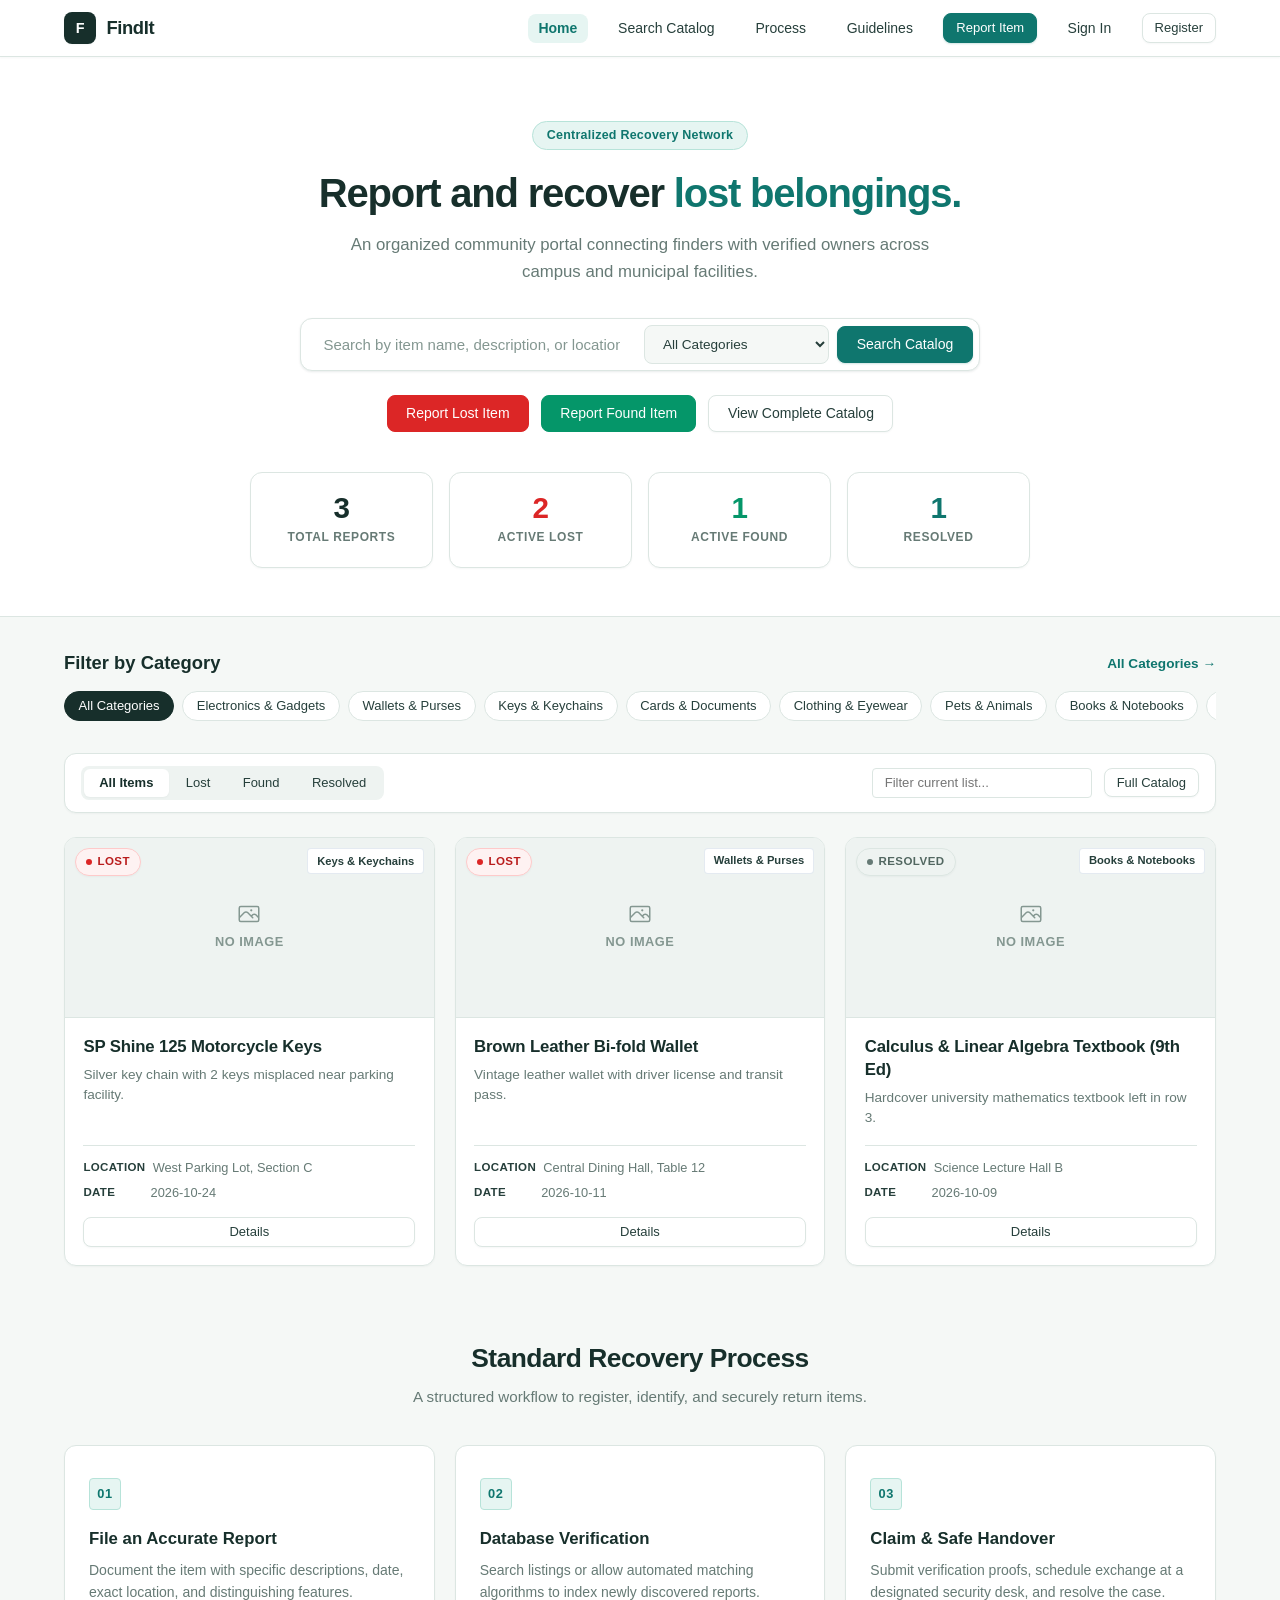
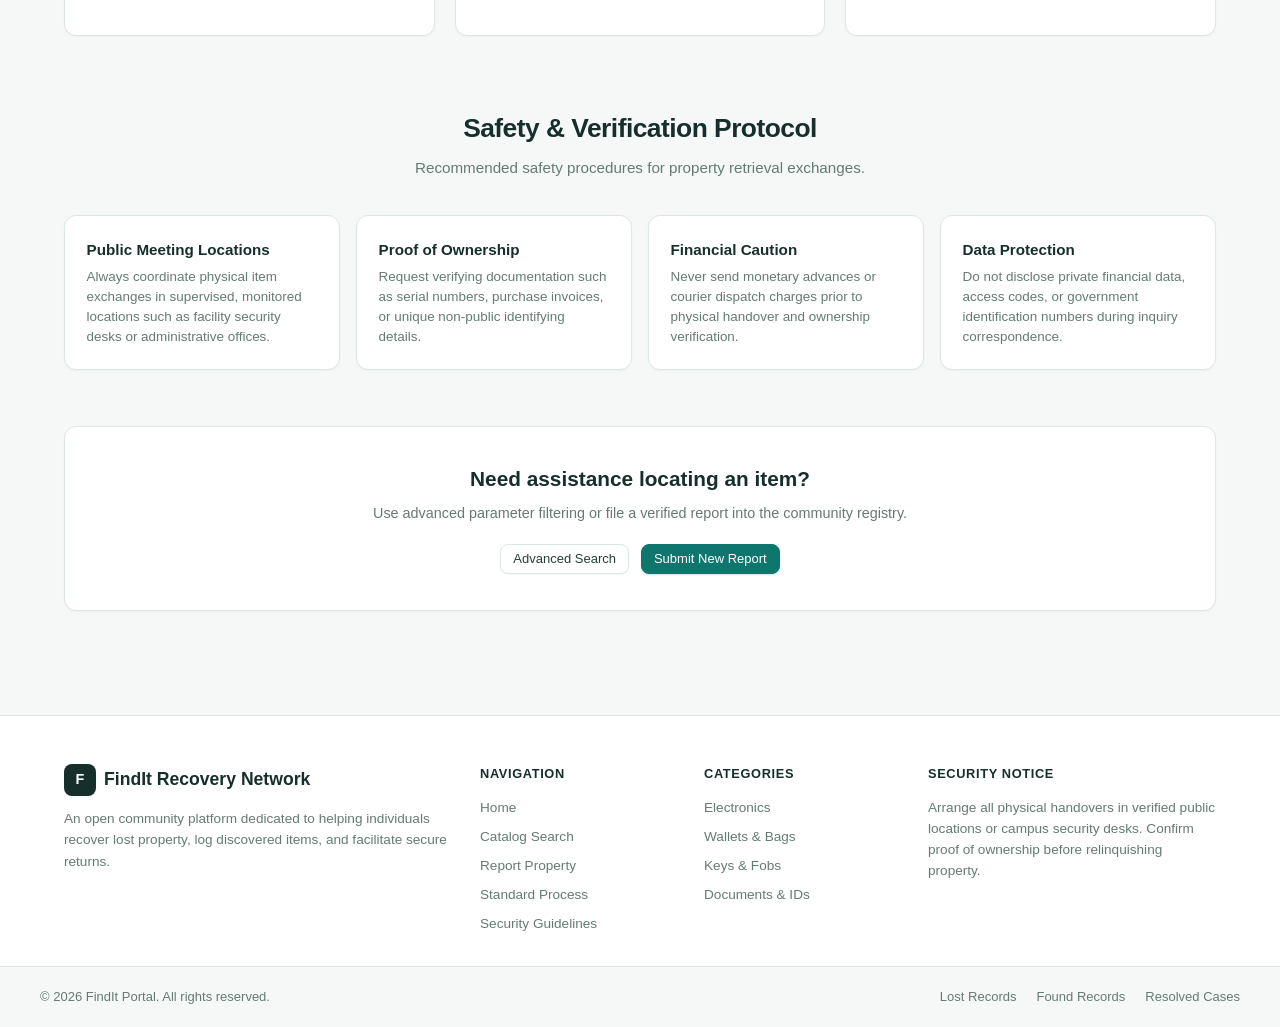
<file: index.html>
<!DOCTYPE html>
<html lang="en">
<head>
    <meta charset="UTF-8">
    <meta name="viewport" content="width=device-width, initial-scale=1.0">
    <title>FindIt - Lost and Found Recovery Network</title>
    <meta name="description" content="A centralized and verified community portal for reporting and recovering lost belongings.">
    <!-- Main Stylesheet -->
    <link rel="stylesheet" href="css/style.css">
</head>
<body>
    <div id="homePageMarker"></div>

    <!-- Site Navigation -->
    <header class="header">
        <div class="nav-container">
            <a href="index.html" class="logo">
                <div class="logo-icon">F</div>
                <span>FindIt</span>
            </a>

            <!-- Mobile menu button -->
            <button class="mobile-toggle" id="mobileMenuBtn" aria-label="Toggle navigation">
                <span></span>
                <span></span>
                <span></span>
            </button>

            <nav class="nav-menu" id="navMenu">
                <ul class="nav-links">
                    <li><a href="index.html" class="nav-link active">Home</a></li>
                    <li><a href="browse.html" class="nav-link">Search Catalog</a></li>
                    <li><a href="#how-it-works" class="nav-link">Process</a></li>
                    <li><a href="#safety" class="nav-link">Guidelines</a></li>
                    <li>
                        <a href="report.html" class="btn btn-primary btn-sm">Report Item</a>
                    </li>
                    <li><a href="login.html" class="nav-link">Sign In</a></li>
                    <li><a href="register.html" class="btn btn-secondary btn-sm">Register</a></li>
                </ul>
            </nav>
        </div>
    </header>

    <!-- Global Toast Container -->
    <div id="toastContainer" class="toast-container"></div>

    <!-- Hero Section -->
    <section class="hero">
        <div class="hero-inner">
            <div class="hero-badge">Centralized Recovery Network</div>
            <h1 class="hero-title">Report and recover <span>lost belongings.</span></h1>
            <p class="hero-desc">
                An organized community portal connecting finders with verified owners across campus and municipal facilities.
            </p>

            <!-- Search Bar Form -->
            <form id="heroSearchForm" class="search-box-wrapper" action="browse.html" method="GET">
                <input type="text" id="heroSearchInput" name="q" class="search-input" placeholder="Search by item name, description, or location..." aria-label="Search items">
                
                <select id="heroCategorySelect" name="category" class="search-category-select" aria-label="Select category">
                    <option value="">All Categories</option>
                    <option value="electronics">Electronics &amp; Gadgets</option>
                    <option value="wallets">Wallets &amp; Purses</option>
                    <option value="keys">Keys &amp; Keychains</option>
                    <option value="documents">Cards &amp; Documents</option>
                    <option value="clothing">Clothing &amp; Eyewear</option>
                    <option value="pets">Pets &amp; Animals</option>
                    <option value="books">Books &amp; Notebooks</option>
                    <option value="jewelry">Jewelry &amp; Watches</option>
                    <option value="other">Other Belongings</option>
                </select>

                <button type="submit" class="btn btn-primary">
                    Search Catalog
                </button>
            </form>

            <!-- Quick Action Buttons -->
            <div style="margin-top: 1.5rem; display: flex; gap: 0.75rem; justify-content: center; flex-wrap: wrap;">
                <a href="report.html?type=lost" class="btn btn-danger">
                    Report Lost Item
                </a>
                <a href="report.html?type=found" class="btn btn-success">
                    Report Found Item
                </a>
                <a href="browse.html" class="btn btn-secondary">
                    View Complete Catalog
                </a>
            </div>

            <!-- Live Statistics Ribbon -->
            <div class="stats-container">
                <div class="stat-card">
                    <span class="stat-number" id="statTotal">3</span>
                    <span class="stat-label">Total Reports</span>
                </div>
                <div class="stat-card">
                    <span class="stat-number" id="statLost" style="color: var(--lost-dot);">2</span>
                    <span class="stat-label">Active Lost</span>
                </div>
                <div class="stat-card">
                    <span class="stat-number" id="statFound" style="color: var(--found-dot);">1</span>
                    <span class="stat-label">Active Found</span>
                </div>
                <div class="stat-card">
                    <span class="stat-number" id="statResolved" style="color: var(--primary);">1</span>
                    <span class="stat-label">Resolved</span>
                </div>
            </div>
        </div>
    </section>

    <!-- Main Container -->
    <main class="main-wrapper">
        <!-- Category Quick Filters -->
        <div style="display: flex; justify-content: space-between; align-items: center; margin-bottom: 0.85rem;">
            <h2 style="font-size: 1.15rem; font-weight: 700;">Filter by Category</h2>
            <a href="browse.html" style="color: var(--primary); font-weight: 600; font-size: 0.85rem;">All Categories &rarr;</a>
        </div>

        <div class="category-pills">
            <button type="button" class="category-pill active" data-category="all">All Categories</button>
            <button type="button" class="category-pill" data-category="electronics">Electronics &amp; Gadgets</button>
            <button type="button" class="category-pill" data-category="wallets">Wallets &amp; Purses</button>
            <button type="button" class="category-pill" data-category="keys">Keys &amp; Keychains</button>
            <button type="button" class="category-pill" data-category="documents">Cards &amp; Documents</button>
            <button type="button" class="category-pill" data-category="clothing">Clothing &amp; Eyewear</button>
            <button type="button" class="category-pill" data-category="pets">Pets &amp; Animals</button>
            <button type="button" class="category-pill" data-category="books">Books &amp; Notebooks</button>
            <button type="button" class="category-pill" data-category="jewelry">Jewelry &amp; Watches</button>
            <button type="button" class="category-pill" data-category="other">Other Belongings</button>
        </div>

        <!-- Section Title & Filter Tabs -->
        <div class="filter-bar">
            <div class="type-tabs">
                <button type="button" class="tab-btn active" data-type="all">All Items</button>
                <button type="button" class="tab-btn" data-type="lost">Lost</button>
                <button type="button" class="tab-btn" data-type="found">Found</button>
                <button type="button" class="tab-btn" data-type="claimed">Resolved</button>
            </div>
            <div style="display: flex; gap: 0.75rem; align-items: center; flex-wrap: wrap;">
                <input type="text" id="quickSearchInput" class="form-control" style="width: 220px; padding: 0.4rem 0.75rem; font-size: 0.82rem;" placeholder="Filter current list...">
                <a href="browse.html" class="btn btn-secondary btn-sm">Full Catalog</a>
            </div>
        </div>

        <!-- Items Grid Container -->
        <div class="items-grid" id="itemsGrid">
            <!-- Cards populated dynamically via JavaScript and API -->
        </div>

        <!-- Process Section -->
        <section class="section-block" id="how-it-works">
            <div class="section-header">
                <h2 class="section-title">Standard Recovery Process</h2>
                <p class="section-subtitle">A structured workflow to register, identify, and securely return items.</p>
            </div>

            <div class="steps-grid">
                <div class="step-card">
                    <span class="step-number">01</span>
                    <h3 class="step-title">File an Accurate Report</h3>
                    <p class="step-desc">
                        Document the item with specific descriptions, date, exact location, and distinguishing features.
                    </p>
                </div>

                <div class="step-card">
                    <span class="step-number">02</span>
                    <h3 class="step-title">Database Verification</h3>
                    <p class="step-desc">
                        Search listings or allow automated matching algorithms to index newly discovered reports.
                    </p>
                </div>

                <div class="step-card">
                    <span class="step-number">03</span>
                    <h3 class="step-title">Claim &amp; Safe Handover</h3>
                    <p class="step-desc">
                        Submit verification proofs, schedule exchange at a designated security desk, and resolve the case.
                    </p>
                </div>
            </div>
        </section>

        <!-- Safety Guidelines Section -->
        <section class="section-block" id="safety">
            <div class="section-header">
                <h2 class="section-title">Safety &amp; Verification Protocol</h2>
                <p class="section-subtitle">Recommended safety procedures for property retrieval exchanges.</p>
            </div>

            <div class="safety-grid">
                <div class="safety-card">
                    <h4>Public Meeting Locations</h4>
                    <p>Always coordinate physical item exchanges in supervised, monitored locations such as facility security desks or administrative offices.</p>
                </div>

                <div class="safety-card">
                    <h4>Proof of Ownership</h4>
                    <p>Request verifying documentation such as serial numbers, purchase invoices, or unique non-public identifying details.</p>
                </div>

                <div class="safety-card">
                    <h4>Financial Caution</h4>
                    <p>Never send monetary advances or courier dispatch charges prior to physical handover and ownership verification.</p>
                </div>

                <div class="safety-card">
                    <h4>Data Protection</h4>
                    <p>Do not disclose private financial data, access codes, or government identification numbers during inquiry correspondence.</p>
                </div>
            </div>
        </section>

        <!-- Bottom CTA -->
        <div style="text-align: center; margin-top: 3.5rem; padding: 2.25rem; background: #ffffff; border-radius: var(--radius-md); border: 1px solid var(--border-color); box-shadow: var(--shadow-xs);">
            <h3 style="font-size: 1.3rem; font-weight: 700; margin-bottom: 0.4rem;">Need assistance locating an item?</h3>
            <p style="color: var(--text-muted); font-size: 0.9rem; margin-bottom: 1.25rem;">Use advanced parameter filtering or file a verified report into the community registry.</p>
            <div style="display: flex; gap: 0.75rem; justify-content: center; flex-wrap: wrap;">
                <a href="browse.html" class="btn btn-secondary btn-sm">Advanced Search</a>
                <a href="report.html" class="btn btn-primary btn-sm">Submit New Report</a>
            </div>
        </div>
    </main>

    <!-- Item Details Modal -->
    <div class="modal-overlay" id="itemDetailModal">
        <div class="modal-box">
            <div class="modal-header">
                <h3 id="detailModalTitle">Item Details</h3>
                <button type="button" class="modal-close-btn" data-close-modal title="Close">&times;</button>
            </div>
            <div class="modal-body" id="detailModalBody"></div>
        </div>
    </div>

    <!-- Quick Claim Modal Dialog -->
    <div class="modal-overlay" id="claimModal">
        <div class="modal-box">
            <div class="modal-header">
                <h3>Submit Claim Inquiry</h3>
                <button type="button" class="modal-close-btn" data-close-modal title="Close">&times;</button>
            </div>
            <div class="modal-body">
                <p style="font-size: 0.85rem; color: var(--text-muted); margin-bottom: 1.25rem;">
                    Inquiry regarding: <strong id="claimModalItemTitle" style="color: var(--text-main);">this record</strong>. Provide your contact details and ownership verification.
                </p>

                <form id="claimForm">
                    <input type="hidden" id="claimItemId" name="item_id" value="">

                    <div class="form-group">
                        <label class="form-label" for="claimantName">Full Legal Name <span class="required">*</span></label>
                        <input type="text" id="claimantName" name="claimant_name" class="form-control" placeholder="Full Name" required>
                    </div>

                    <div class="form-group">
                        <label class="form-label" for="claimantEmail">Contact Email Address <span class="required">*</span></label>
                        <input type="email" id="claimantEmail" name="claimant_email" class="form-control" placeholder="name@example.com" required>
                    </div>

                    <div class="form-group">
                        <label class="form-label" for="claimantPhone">Phone Number</label>
                        <input type="tel" id="claimantPhone" name="claimant_phone" class="form-control" placeholder="+1 (555) 000-0000">
                    </div>

                    <div class="form-group">
                        <label class="form-label" for="claimMessage">Proof of Ownership / Details <span class="required">*</span></label>
                        <textarea id="claimMessage" name="claim_message" class="form-control" rows="3" placeholder="Provide distinct identifiers, serial numbers, invoice details, or specific identifying marks..." required></textarea>
                    </div>

                    <div style="display: flex; gap: 0.65rem; justify-content: flex-end; margin-top: 1.25rem;">
                        <button type="button" class="btn btn-secondary btn-sm" data-close-modal>Cancel</button>
                        <button type="submit" class="btn btn-primary btn-sm">Submit Claim</button>
                    </div>
                </form>
            </div>
        </div>
    </div>

    <!-- Global Footer -->
    <footer class="footer">
        <div class="footer-top">
            <div class="footer-col">
                <div class="footer-logo">
                    <span class="logo-icon">F</span>
                    <span>FindIt Recovery Network</span>
                </div>
                <p class="footer-tagline">
                    An open community platform dedicated to helping individuals recover lost property, log discovered items, and facilitate secure returns.
                </p>
            </div>

            <div class="footer-col">
                <h4>Navigation</h4>
                <ul class="footer-links">
                    <li><a href="index.html">Home</a></li>
                    <li><a href="browse.html">Catalog Search</a></li>
                    <li><a href="report.html">Report Property</a></li>
                    <li><a href="#how-it-works">Standard Process</a></li>
                    <li><a href="#safety">Security Guidelines</a></li>
                </ul>
            </div>

            <div class="footer-col">
                <h4>Categories</h4>
                <ul class="footer-links">
                    <li><a href="browse.html?category=electronics">Electronics</a></li>
                    <li><a href="browse.html?category=wallets">Wallets &amp; Bags</a></li>
                    <li><a href="browse.html?category=keys">Keys &amp; Fobs</a></li>
                    <li><a href="browse.html?category=documents">Documents &amp; IDs</a></li>
                </ul>
            </div>

            <div class="footer-col">
                <h4>Security Notice</h4>
                <p class="footer-text">
                    Arrange all physical handovers in verified public locations or campus security desks. Confirm proof of ownership before relinquishing property.
                </p>
            </div>
        </div>

        <div class="footer-bottom">
            <div class="footer-container">
                <p>&copy; 2026 FindIt Portal. All rights reserved.</p>
                <div class="footer-bottom-links">
                    <a href="browse.html?type=lost">Lost Records</a>
                    <a href="browse.html?type=found">Found Records</a>
                    <a href="browse.html?type=claimed">Resolved Cases</a>
                </div>
            </div>
        </div>
    </footer>

    <!-- Seed Fallback Items -->
    <script>
        window.initialItems = [
            {
                id: 7,
                type: "lost",
                title: "SP Shine 125 Motorcycle Keys",
                category: "keys",
                description: "Silver key chain with 2 keys misplaced near parking facility.",
                location: "West Parking Lot, Section C",
                item_date: "2026-10-24",
                image_url: null,
                status: "active",
                contact_name: "Apoorv Pandey",
                contact_email: "apoorvpandey678@gmail.com"
            },
            {
                id: 2,
                type: "lost",
                title: "Brown Leather Bi-fold Wallet",
                category: "wallets",
                description: "Vintage leather wallet with driver license and transit pass.",
                location: "Central Dining Hall, Table 12",
                item_date: "2026-10-11",
                image_url: null,
                status: "active",
                contact_name: "John Doe",
                contact_email: "john@example.com"
            },
            {
                id: 6,
                type: "found",
                title: "Calculus & Linear Algebra Textbook (9th Ed)",
                category: "books",
                description: "Hardcover university mathematics textbook left in row 3.",
                location: "Science Lecture Hall B",
                item_date: "2026-10-09",
                image_url: null,
                status: "claimed",
                contact_name: "Department Helpdesk",
                contact_email: "helpdesk@example.com"
            }
        ];
    </script>

    <!-- Global App Scripts -->
    <script src="js/validation.js"></script>
    <script src="js/app.js"></script>
</body>
</html>
</file>
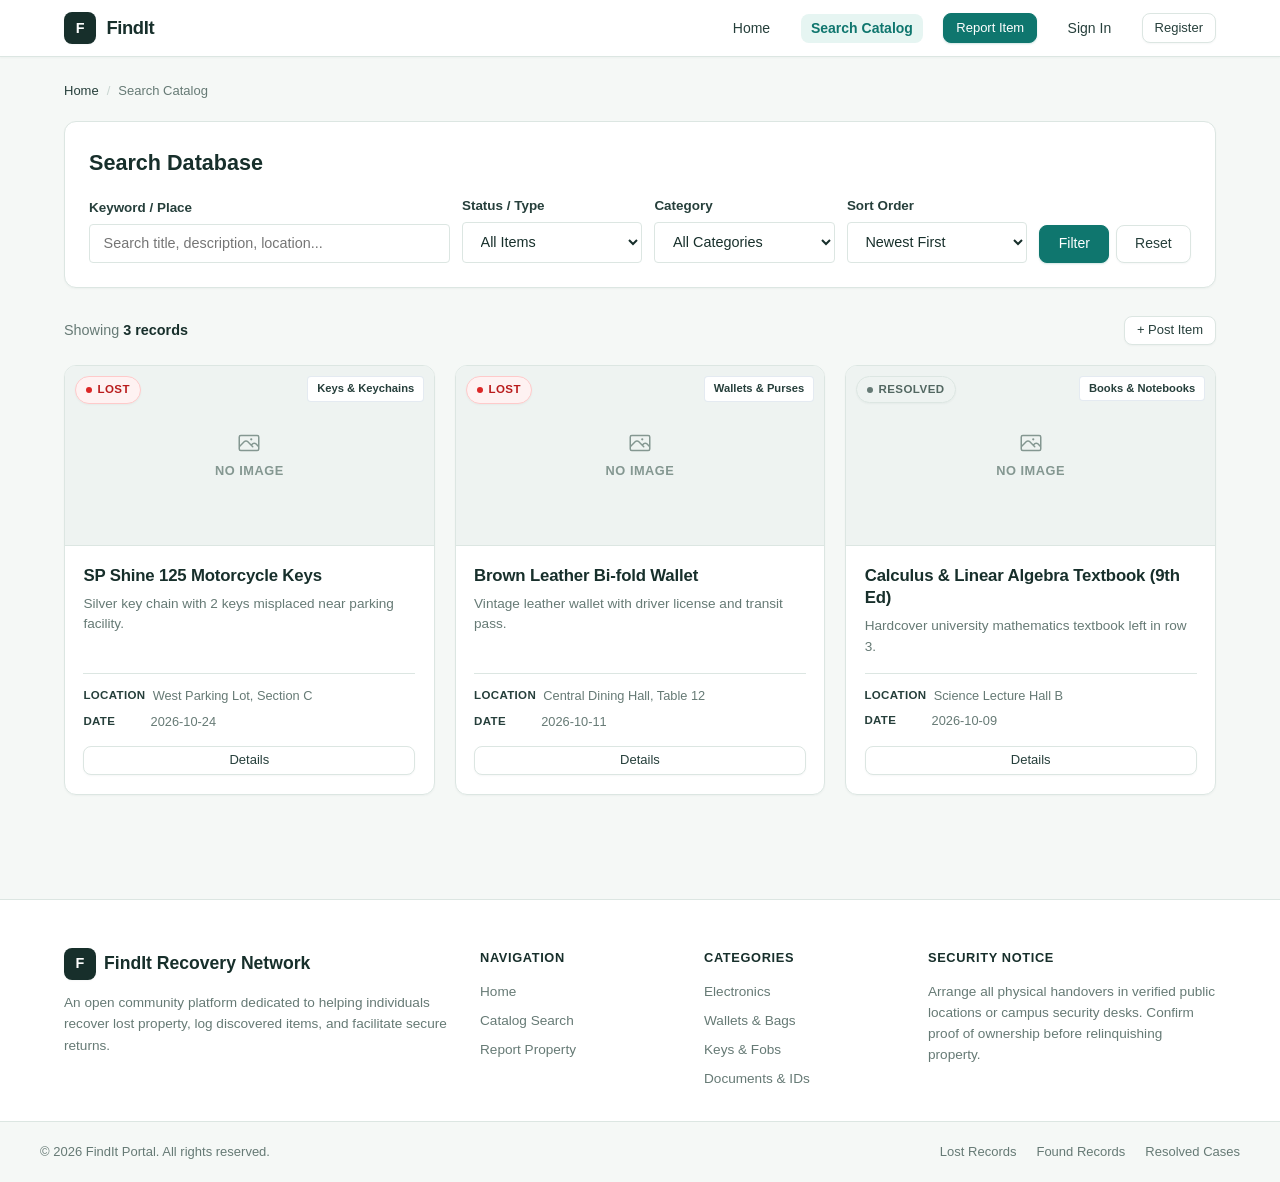
<file: browse.html>
<!DOCTYPE html>
<html lang="en">
<head>
    <meta charset="UTF-8">
    <meta name="viewport" content="width=device-width, initial-scale=1.0">
    <title>Search Catalog - FindIt</title>
    <meta name="description" content="Search and browse all reported lost and found items.">
    <!-- Main Stylesheet -->
    <link rel="stylesheet" href="css/style.css">
</head>
<body>
    <div id="browsePageMarker"></div>

    <!-- Site Navigation -->
    <header class="header">
        <div class="nav-container">
            <a href="index.html" class="logo">
                <div class="logo-icon">F</div>
                <span>FindIt</span>
            </a>

            <!-- Mobile menu button -->
            <button class="mobile-toggle" id="mobileMenuBtn" aria-label="Toggle navigation">
                <span></span>
                <span></span>
                <span></span>
            </button>

            <nav class="nav-menu" id="navMenu">
                <ul class="nav-links">
                    <li><a href="index.html" class="nav-link">Home</a></li>
                    <li><a href="browse.html" class="nav-link active">Search Catalog</a></li>
                    <li><a href="report.html" class="btn btn-primary btn-sm">Report Item</a></li>
                    <li><a href="login.html" class="nav-link">Sign In</a></li>
                    <li><a href="register.html" class="btn btn-secondary btn-sm">Register</a></li>
                </ul>
            </nav>
        </div>
    </header>

    <!-- Global Toast Container -->
    <div id="toastContainer" class="toast-container"></div>

    <main class="main-wrapper" style="margin-top: 1.5rem;">
        <!-- Breadcrumbs -->
        <div class="breadcrumbs">
            <a href="index.html">Home</a>
            <span class="divider">/</span>
            <span>Search Catalog</span>
        </div>

        <!-- Search & Filter Controls Card -->
        <div style="background: #ffffff; border-radius: var(--radius-md); border: 1px solid var(--border-color); box-shadow: var(--shadow-xs); padding: 1.5rem; margin-bottom: 1.75rem;">
            <h1 style="font-size: 1.35rem; font-weight: 700; margin-bottom: 1rem; color: var(--text-main);">
                Search Database
            </h1>

            <form id="browseFilterForm" onsubmit="event.preventDefault(); applyBrowseFilters();">
                <div style="display: grid; grid-template-columns: 2fr 1fr 1fr 1fr auto; gap: 0.75rem; align-items: end;">
                    <!-- Keyword Query -->
                    <div class="form-group" style="margin-bottom: 0;">
                        <label class="form-label" for="browseSearchInput">Keyword / Place</label>
                        <input type="text" id="browseSearchInput" class="form-control" placeholder="Search title, description, location...">
                    </div>

                    <!-- Type Selector -->
                    <div class="form-group" style="margin-bottom: 0;">
                        <label class="form-label" for="browseTypeSelect">Status / Type</label>
                        <select id="browseTypeSelect" class="form-control">
                            <option value="all">All Items</option>
                            <option value="lost">Lost Only</option>
                            <option value="found">Found Only</option>
                            <option value="claimed">Resolved Only</option>
                        </select>
                    </div>

                    <!-- Category Selector -->
                    <div class="form-group" style="margin-bottom: 0;">
                        <label class="form-label" for="browseCategorySelect">Category</label>
                        <select id="browseCategorySelect" class="form-control">
                            <option value="all">All Categories</option>
                            <option value="electronics">Electronics &amp; Gadgets</option>
                            <option value="wallets">Wallets &amp; Purses</option>
                            <option value="keys">Keys &amp; Keychains</option>
                            <option value="documents">Cards &amp; Documents</option>
                            <option value="clothing">Clothing &amp; Eyewear</option>
                            <option value="pets">Pets &amp; Animals</option>
                            <option value="books">Books &amp; Notebooks</option>
                            <option value="jewelry">Jewelry &amp; Watches</option>
                            <option value="other">Other Belongings</option>
                        </select>
                    </div>

                    <!-- Sorting -->
                    <div class="form-group" style="margin-bottom: 0;">
                        <label class="form-label" for="browseSortSelect">Sort Order</label>
                        <select id="browseSortSelect" class="form-control">
                            <option value="newest">Newest First</option>
                            <option value="oldest">Oldest First</option>
                        </select>
                    </div>

                    <!-- Submit / Reset Buttons -->
                    <div style="display: flex; gap: 0.4rem;">
                        <button type="submit" class="btn btn-primary" style="height: 38px;">
                            Filter
                        </button>
                        <button type="button" id="browseResetBtn" class="btn btn-secondary" style="height: 38px;" title="Reset filters">
                            Reset
                        </button>
                    </div>
                </div>
            </form>
        </div>

        <!-- Results Header -->
        <div style="display: flex; justify-content: space-between; align-items: center; margin-bottom: 1.25rem;">
            <p style="font-size: 0.9rem; color: var(--text-muted);">
                Showing <strong id="browseResultsCount" style="color: var(--text-main);">all items</strong>
            </p>
            <a href="report.html" class="btn btn-secondary btn-sm">+ Post Item</a>
        </div>

        <!-- Items Grid -->
        <div class="items-grid" id="browseItemsGrid">
            <!-- Populated dynamically via JS -->
        </div>
    </main>

    <!-- Item Details Modal -->
    <div class="modal-overlay" id="itemDetailModal">
        <div class="modal-box">
            <div class="modal-header">
                <h3 id="detailModalTitle">Item Details</h3>
                <button type="button" class="modal-close-btn" data-close-modal title="Close">&times;</button>
            </div>
            <div class="modal-body" id="detailModalBody"></div>
        </div>
    </div>

    <!-- Claim Modal Dialog -->
    <div class="modal-overlay" id="claimModal">
        <div class="modal-box">
            <div class="modal-header">
                <h3>Submit Claim Inquiry</h3>
                <button type="button" class="modal-close-btn" data-close-modal title="Close">&times;</button>
            </div>
            <div class="modal-body">
                <p style="font-size: 0.85rem; color: var(--text-muted); margin-bottom: 1.25rem;">
                    Inquiry regarding: <strong id="claimModalItemTitle" style="color: var(--text-main);">this item</strong>. Provide contact details and ownership verification.
                </p>

                <form id="claimForm">
                    <input type="hidden" id="claimItemId" name="item_id" value="">

                    <div class="form-group">
                        <label class="form-label" for="claimantName">Full Name <span class="required">*</span></label>
                        <input type="text" id="claimantName" name="claimant_name" class="form-control" placeholder="Full Name" required>
                    </div>

                    <div class="form-group">
                        <label class="form-label" for="claimantEmail">Email Address <span class="required">*</span></label>
                        <input type="email" id="claimantEmail" name="claimant_email" class="form-control" placeholder="name@example.com" required>
                    </div>

                    <div class="form-group">
                        <label class="form-label" for="claimantPhone">Phone Number</label>
                        <input type="tel" id="claimantPhone" name="claimant_phone" class="form-control" placeholder="+1 (555) 000-0000">
                    </div>

                    <div class="form-group">
                        <label class="form-label" for="claimMessage">Proof of Ownership / Details <span class="required">*</span></label>
                        <textarea id="claimMessage" name="claim_message" class="form-control" rows="3" placeholder="Provide distinct identifiers, serial numbers, invoice details, or specific marks..." required></textarea>
                    </div>

                    <div style="display: flex; gap: 0.65rem; justify-content: flex-end; margin-top: 1.25rem;">
                        <button type="button" class="btn btn-secondary btn-sm" data-close-modal>Cancel</button>
                        <button type="submit" class="btn btn-primary btn-sm">Submit Claim</button>
                    </div>
                </form>
            </div>
        </div>
    </div>

    <!-- Global Footer -->
    <footer class="footer">
        <div class="footer-top">
            <div class="footer-col">
                <div class="footer-logo">
                    <span class="logo-icon">F</span>
                    <span>FindIt Recovery Network</span>
                </div>
                <p class="footer-tagline">
                    An open community platform dedicated to helping individuals recover lost property, log discovered items, and facilitate secure returns.
                </p>
            </div>

            <div class="footer-col">
                <h4>Navigation</h4>
                <ul class="footer-links">
                    <li><a href="index.html">Home</a></li>
                    <li><a href="browse.html">Catalog Search</a></li>
                    <li><a href="report.html">Report Property</a></li>
                </ul>
            </div>

            <div class="footer-col">
                <h4>Categories</h4>
                <ul class="footer-links">
                    <li><a href="browse.html?category=electronics">Electronics</a></li>
                    <li><a href="browse.html?category=wallets">Wallets &amp; Bags</a></li>
                    <li><a href="browse.html?category=keys">Keys &amp; Fobs</a></li>
                    <li><a href="browse.html?category=documents">Documents &amp; IDs</a></li>
                </ul>
            </div>

            <div class="footer-col">
                <h4>Security Notice</h4>
                <p class="footer-text">
                    Arrange all physical handovers in verified public locations or campus security desks. Confirm proof of ownership before relinquishing property.
                </p>
            </div>
        </div>

        <div class="footer-bottom">
            <div class="footer-container">
                <p>&copy; 2026 FindIt Portal. All rights reserved.</p>
                <div class="footer-bottom-links">
                    <a href="browse.html?type=lost">Lost Records</a>
                    <a href="browse.html?type=found">Found Records</a>
                    <a href="browse.html?type=claimed">Resolved Cases</a>
                </div>
            </div>
        </div>
    </footer>

    <!-- Initial Seed Items Fallback -->
    <script>
        window.initialItems = [
            {
                id: 7,
                type: "lost",
                title: "SP Shine 125 Motorcycle Keys",
                category: "keys",
                description: "Silver key chain with 2 keys misplaced near parking facility.",
                location: "West Parking Lot, Section C",
                item_date: "2026-10-24",
                image_url: null,
                status: "active",
                contact_name: "Apoorv Pandey",
                contact_email: "apoorvpandey678@gmail.com"
            },
            {
                id: 2,
                type: "lost",
                title: "Brown Leather Bi-fold Wallet",
                category: "wallets",
                description: "Vintage leather wallet with driver license and transit pass.",
                location: "Central Dining Hall, Table 12",
                item_date: "2026-10-11",
                image_url: null,
                status: "active",
                contact_name: "John Doe",
                contact_email: "john@example.com"
            },
            {
                id: 6,
                type: "found",
                title: "Calculus & Linear Algebra Textbook (9th Ed)",
                category: "books",
                description: "Hardcover university mathematics textbook left in row 3.",
                location: "Science Lecture Hall B",
                item_date: "2026-10-09",
                image_url: null,
                status: "claimed",
                contact_name: "Department Helpdesk",
                contact_email: "helpdesk@example.com"
            }
        ];
    </script>

    <script src="js/validation.js"></script>
    <script src="js/app.js"></script>
</body>
</html>
</file>
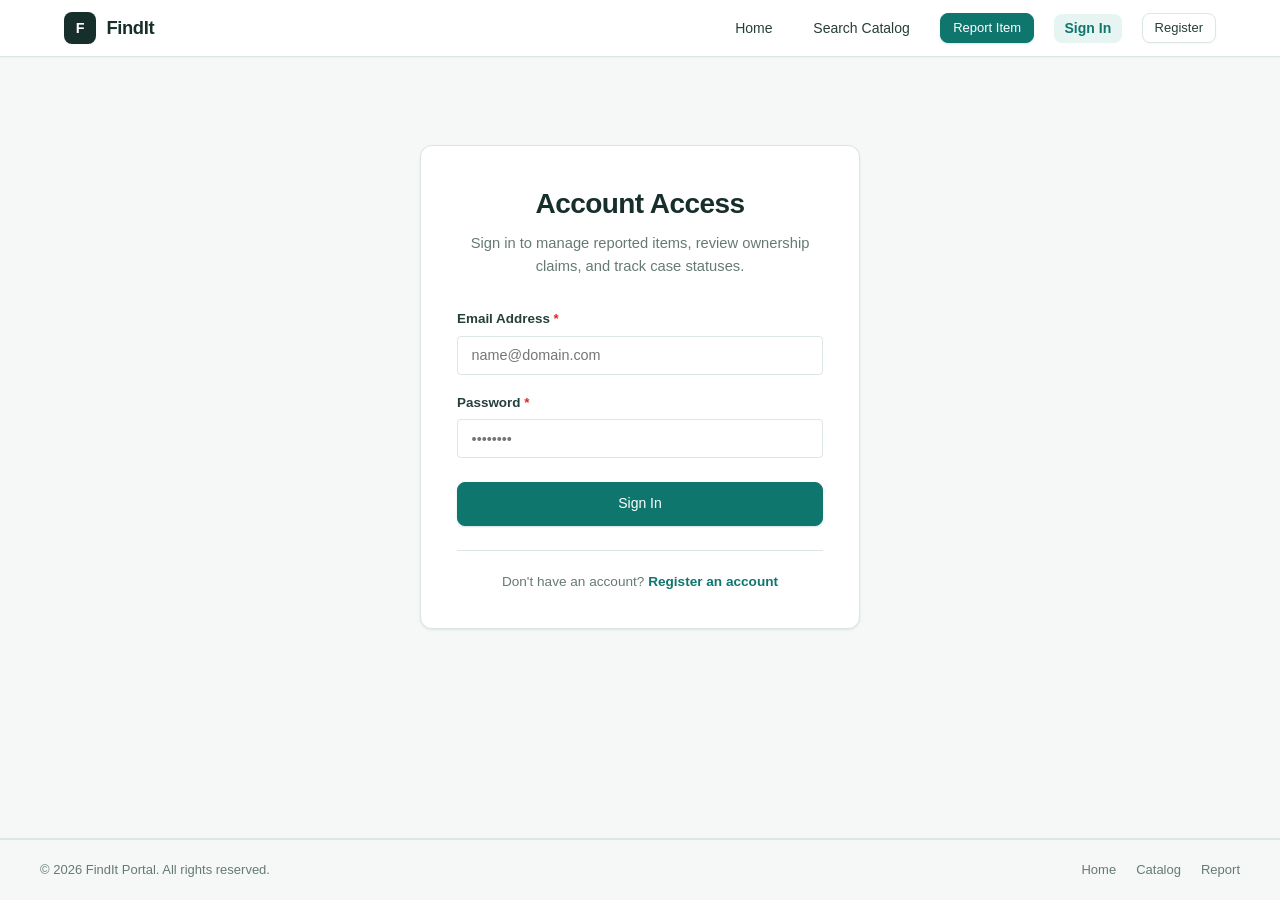
<file: login.html>
<!DOCTYPE html>
<html lang="en">
<head>
    <meta charset="UTF-8">
    <meta name="viewport" content="width=device-width, initial-scale=1.0">
    <title>Sign In - FindIt</title>
    <meta name="description" content="Sign in to your FindIt account to manage your reports and claims.">
    <!-- Main Stylesheet -->
    <link rel="stylesheet" href="css/style.css">
</head>
<body>
    <!-- Site Navigation -->
    <header class="header">
        <div class="nav-container">
            <a href="index.html" class="logo">
                <div class="logo-icon">F</div>
                <span>FindIt</span>
            </a>

            <!-- Mobile menu button -->
            <button class="mobile-toggle" id="mobileMenuBtn" aria-label="Toggle navigation">
                <span></span>
                <span></span>
                <span></span>
            </button>

            <nav class="nav-menu" id="navMenu">
                <ul class="nav-links">
                    <li><a href="index.html" class="nav-link">Home</a></li>
                    <li><a href="browse.html" class="nav-link">Search Catalog</a></li>
                    <li><a href="report.html" class="btn btn-primary btn-sm">Report Item</a></li>
                    <li><a href="login.html" class="nav-link active">Sign In</a></li>
                    <li><a href="register.html" class="btn btn-secondary btn-sm">Register</a></li>
                </ul>
            </nav>
        </div>
    </header>

    <main class="main-wrapper">
        <div class="form-container" style="max-width: 440px; margin-top: 3.5rem;">
            <div class="form-header">
                <h1>Account Access</h1>
                <p>Sign in to manage reported items, review ownership claims, and track case statuses.</p>
            </div>

            <form action="login.php" method="POST" class="needs-validation" novalidate>
                <!-- Email Address -->
                <div class="form-group">
                    <label class="form-label" for="email">Email Address <span class="required">*</span></label>
                    <input type="email" id="email" name="email" class="form-control" placeholder="name@domain.com" required>
                </div>

                <!-- Password -->
                <div class="form-group">
                    <label class="form-label" for="password">Password <span class="required">*</span></label>
                    <input type="password" id="password" name="password" class="form-control" placeholder="••••••••" required>
                </div>

                <!-- Submit Button -->
                <div style="margin-top: 1.5rem;">
                    <button type="submit" class="btn btn-primary" style="width: 100%; padding: 0.75rem;">
                        Sign In
                    </button>
                </div>
            </form>

            <div style="text-align: center; margin-top: 1.5rem; padding-top: 1.25rem; border-top: 1px solid var(--border-color); font-size: 0.85rem; color: var(--text-muted);">
                Don't have an account? <a href="register.html" style="color: var(--primary); font-weight: 600;">Register an account</a>
            </div>
        </div>
    </main>

    <!-- Global Footer -->
    <footer class="footer">
        <div class="footer-bottom">
            <div class="footer-container">
                <p>&copy; 2026 FindIt Portal. All rights reserved.</p>
                <div class="footer-bottom-links">
                    <a href="index.html">Home</a>
                    <a href="browse.html">Catalog</a>
                    <a href="report.html">Report</a>
                </div>
            </div>
        </div>
    </footer>

    <script src="js/validation.js"></script>
    <script src="js/app.js"></script>
</body>
</html>
</file>
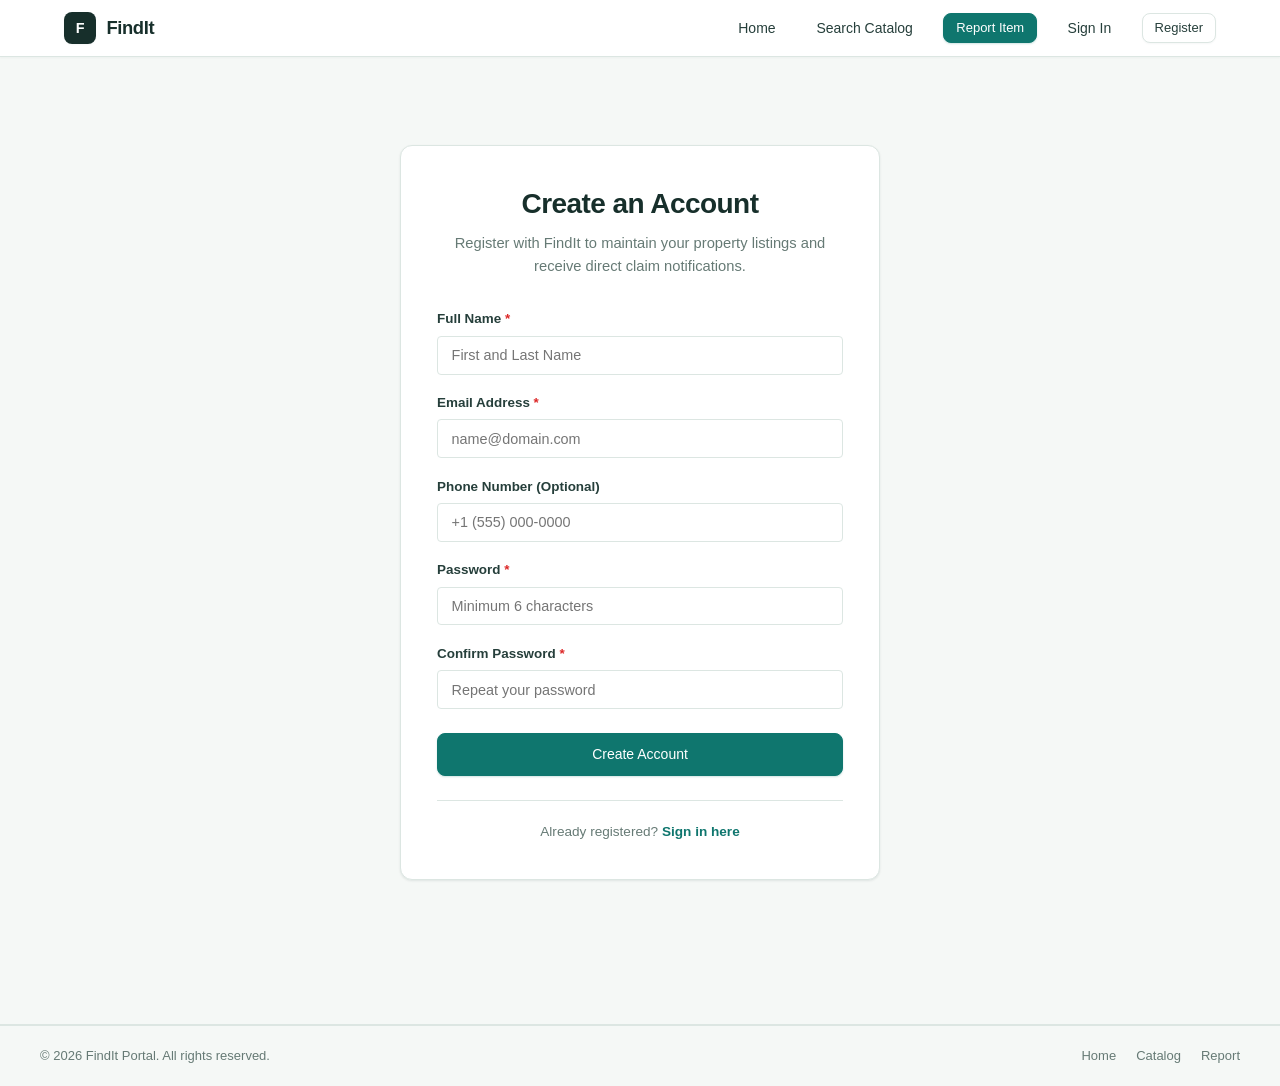
<file: register.html>
<!DOCTYPE html>
<html lang="en">
<head>
    <meta charset="UTF-8">
    <meta name="viewport" content="width=device-width, initial-scale=1.0">
    <title>Register Account - FindIt</title>
    <meta name="description" content="Register an account on FindIt to manage your lost and found listings.">
    <!-- Main Stylesheet -->
    <link rel="stylesheet" href="css/style.css">
</head>
<body>
    <!-- Site Navigation -->
    <header class="header">
        <div class="nav-container">
            <a href="index.html" class="logo">
                <div class="logo-icon">F</div>
                <span>FindIt</span>
            </a>

            <!-- Mobile menu button -->
            <button class="mobile-toggle" id="mobileMenuBtn" aria-label="Toggle navigation">
                <span></span>
                <span></span>
                <span></span>
            </button>

            <nav class="nav-menu" id="navMenu">
                <ul class="nav-links">
                    <li><a href="index.html" class="nav-link">Home</a></li>
                    <li><a href="browse.html" class="nav-link">Search Catalog</a></li>
                    <li><a href="report.html" class="btn btn-primary btn-sm">Report Item</a></li>
                    <li><a href="login.html" class="nav-link">Sign In</a></li>
                    <li><a href="register.html" class="btn btn-secondary btn-sm active">Register</a></li>
                </ul>
            </nav>
        </div>
    </header>

    <main class="main-wrapper">
        <div class="form-container" style="max-width: 480px; margin-top: 3.5rem;">
            <div class="form-header">
                <h1>Create an Account</h1>
                <p>Register with FindIt to maintain your property listings and receive direct claim notifications.</p>
            </div>

            <form action="register.php" method="POST" class="needs-validation" novalidate>
                <!-- Full Name -->
                <div class="form-group">
                    <label class="form-label" for="name">Full Name <span class="required">*</span></label>
                    <input type="text" id="name" name="name" class="form-control" placeholder="First and Last Name" required minlength="2">
                </div>

                <!-- Email Address -->
                <div class="form-group">
                    <label class="form-label" for="email">Email Address <span class="required">*</span></label>
                    <input type="email" id="email" name="email" class="form-control" placeholder="name@domain.com" required>
                </div>

                <!-- Phone Number -->
                <div class="form-group">
                    <label class="form-label" for="phone">Phone Number (Optional)</label>
                    <input type="tel" id="phone" name="phone" class="form-control" placeholder="+1 (555) 000-0000">
                </div>

                <!-- Password -->
                <div class="form-group">
                    <label class="form-label" for="password">Password <span class="required">*</span></label>
                    <input type="password" id="password" name="password" class="form-control" placeholder="Minimum 6 characters" required minlength="6">
                </div>

                <!-- Confirm Password -->
                <div class="form-group">
                    <label class="form-label" for="confirm_password">Confirm Password <span class="required">*</span></label>
                    <input type="password" id="confirm_password" name="confirm_password" class="form-control" placeholder="Repeat your password" required minlength="6">
                </div>

                <!-- Submit Button -->
                <div style="margin-top: 1.5rem;">
                    <button type="submit" class="btn btn-primary" style="width: 100%; padding: 0.75rem;">
                        Create Account
                    </button>
                </div>
            </form>

            <div style="text-align: center; margin-top: 1.5rem; padding-top: 1.25rem; border-top: 1px solid var(--border-color); font-size: 0.85rem; color: var(--text-muted);">
                Already registered? <a href="login.html" style="color: var(--primary); font-weight: 600;">Sign in here</a>
            </div>
        </div>
    </main>

    <!-- Global Footer -->
    <footer class="footer">
        <div class="footer-bottom">
            <div class="footer-container">
                <p>&copy; 2026 FindIt Portal. All rights reserved.</p>
                <div class="footer-bottom-links">
                    <a href="index.html">Home</a>
                    <a href="browse.html">Catalog</a>
                    <a href="report.html">Report</a>
                </div>
            </div>
        </div>
    </footer>

    <script src="js/validation.js"></script>
    <script src="js/app.js"></script>
</body>
</html>
</file>
<file: css/style.css>
/* ==========================================================================
   FindIt - Enterprise Lost & Found Web Portal
   Professional, Modern, Clean UI Design System
   ========================================================================== */

:root {
  /* Brand & Accent */
  --primary: #0f766e;
  --primary-hover: #115e59;
  --primary-light: #e6f5f2;
  --primary-border: #b7e3d9;

  /* Status Tokens */
  --lost-color: #b91c1c;
  --lost-bg: #fef2f2;
  --lost-border: #fecaca;
  --lost-dot: #dc2626;

  --found-color: #047857;
  --found-bg: #ecfdf5;
  --found-border: #a7f3d0;
  --found-dot: #059669;

  --claimed-color: #526761;
  --claimed-bg: #eef3f1;
  --claimed-border: #dce6e2;
  --claimed-dot: #667a75;

  /* Neutrals */
  --text-main: #172f2b;
  --text-secondary: #263f3b;
  --text-muted: #667a75;
  --bg-body: #f5f8f6;
  --bg-card: #ffffff;
  --border-color: #dce6e2;
  --border-focus: #0f766e;

  /* Radii */
  --radius-xs: 4px;
  --radius-sm: 8px;
  --radius-md: 12px;
  --radius-lg: 16px;
  --radius-full: 9999px;

  /* Refined Elevation Shadows */
  --shadow-xs: 0 1px 2px rgba(21, 52, 47, 0.04);
  --shadow-sm: 0 1px 3px rgba(21, 52, 47, 0.06), 0 1px 2px rgba(21, 52, 47, 0.04);
  --shadow-md: 0 4px 6px -1px rgba(21, 52, 47, 0.07), 0 2px 4px -2px rgba(21, 52, 47, 0.05);
  --shadow-lg: 0 10px 15px -3px rgba(21, 52, 47, 0.08), 0 4px 6px -4px rgba(21, 52, 47, 0.03);
  --shadow-xl: 0 20px 25px -5px rgba(21, 52, 47, 0.1), 0 8px 10px -6px rgba(21, 52, 47, 0.05);

  --transition: all 0.22s cubic-bezier(0.22, 1, 0.36, 1);
}

* {
  box-sizing: border-box;
  margin: 0;
  padding: 0;
}

body {
  font-family: -apple-system, BlinkMacSystemFont, "Inter", "Segoe UI", Roboto, Helvetica, Arial, sans-serif;
  background-color: var(--bg-body);
  color: var(--text-main);
  line-height: 1.55;
  font-size: 0.9375rem;
  min-height: 100vh;
  display: flex;
  flex-direction: column;
  -webkit-font-smoothing: antialiased;
  -moz-osx-font-smoothing: grayscale;
}

a {
  color: inherit;
  text-decoration: none;
}

img {
  max-width: 100%;
  display: block;
}

/* ==========================================================================
   Header & Navigation
   ========================================================================== */
.header {
  background-color: #ffffff;
  border-bottom: 1px solid var(--border-color);
  position: sticky;
  top: 0;
  z-index: 50;
  box-shadow: var(--shadow-xs);
}

.nav-container {
  max-width: 1200px;
  margin: 0 auto;
  padding: 0.75rem 1.5rem;
  display: flex;
  justify-content: space-between;
  align-items: center;
}

.logo {
  display: flex;
  align-items: center;
  gap: 0.65rem;
  font-size: 1.15rem;
  font-weight: 700;
  color: var(--text-main);
  letter-spacing: -0.02em;
}

.logo-icon {
  width: 32px;
  height: 32px;
  background: var(--text-main);
  color: #ffffff;
  border-radius: var(--radius-sm);
  display: flex;
  align-items: center;
  justify-content: center;
  font-weight: 700;
  font-size: 0.9rem;
  box-shadow: var(--shadow-xs);
}

.nav-links {
  display: flex;
  align-items: center;
  gap: 1.25rem;
  list-style: none;
}

.nav-link {
  font-weight: 500;
  font-size: 0.875rem;
  color: var(--text-secondary);
  transition: var(--transition);
  padding: 0.4rem 0.65rem;
  border-radius: var(--radius-sm);
}

.nav-link:hover {
  color: var(--text-main);
  background: #eef3f1;
}

.nav-link.active {
  color: var(--primary);
  background: var(--primary-light);
  font-weight: 600;
}

.user-pill-container {
  display: flex;
  align-items: center;
  gap: 0.75rem;
  padding-left: 0.75rem;
  border-left: 1px solid var(--border-color);
}

.user-greeting {
  font-size: 0.85rem;
  color: var(--text-muted);
}

.admin-badge {
  background: #fef3c7;
  color: #92400e;
  padding: 0.2rem 0.55rem;
  border-radius: var(--radius-sm);
  font-size: 0.7rem;
  font-weight: 600;
  letter-spacing: 0.04em;
  text-transform: uppercase;
  border: 1px solid #fde68a;
}

.mobile-toggle {
  display: none;
  background: transparent;
  border: 1px solid var(--border-color);
  border-radius: var(--radius-sm);
  cursor: pointer;
  padding: 0.45rem;
  flex-direction: column;
  gap: 4px;
}

.mobile-toggle span {
  display: block;
  width: 20px;
  height: 2px;
  background-color: var(--text-main);
  transition: var(--transition);
}

/* ==========================================================================
   Buttons
   ========================================================================== */
.btn {
  display: inline-flex;
  align-items: center;
  justify-content: center;
  gap: 0.5rem;
  padding: 0.55rem 1.15rem;
  border-radius: var(--radius-sm);
  font-weight: 500;
  font-size: 0.875rem;
  cursor: pointer;
  transition: var(--transition);
  border: 1px solid transparent;
  outline: none;
  line-height: 1.25;
}

.btn-primary {
  background-color: var(--primary);
  color: #ffffff;
  border-color: var(--primary);
  box-shadow: 0 1px 2px rgba(15, 118, 110, 0.2);
}

.btn-primary:hover {
  background-color: var(--primary-hover);
  border-color: var(--primary-hover);
}

.btn-secondary {
  background-color: #ffffff;
  color: var(--text-secondary);
  border-color: var(--border-color);
  box-shadow: var(--shadow-xs);
}

.btn-secondary:hover {
  background-color: #f5f8f6;
  color: var(--text-main);
  border-color: #c8d5d0;
}

.btn-danger {
  background-color: #dc2626;
  color: #ffffff;
  border-color: #dc2626;
}

.btn-danger:hover {
  background-color: #b91c1c;
}

.btn-success {
  background-color: #059669;
  color: #ffffff;
  border-color: #059669;
}

.btn-success:hover {
  background-color: #047857;
}

.btn-sm {
  padding: 0.35rem 0.75rem;
  font-size: 0.8125rem;
}

/* ==========================================================================
   Hero Section
   ========================================================================== */
.hero {
  background: #ffffff;
  border-bottom: 1px solid var(--border-color);
  padding: 4rem 1.5rem 3rem;
  text-align: center;
}

.hero-inner {
  max-width: 780px;
  margin: 0 auto;
}

.hero-badge {
  display: inline-flex;
  align-items: center;
  gap: 0.5rem;
  padding: 0.25rem 0.85rem;
  background-color: var(--primary-light);
  color: var(--primary);
  border: 1px solid var(--primary-border);
  border-radius: var(--radius-full);
  font-size: 0.78rem;
  font-weight: 600;
  letter-spacing: 0.02em;
  margin-bottom: 1.25rem;
}

.hero-title {
  font-size: 2.5rem;
  font-weight: 700;
  letter-spacing: -0.03em;
  line-height: 1.15;
  color: var(--text-main);
  margin-bottom: 1rem;
}

.hero-title span {
  color: var(--primary);
}

.hero-desc {
  font-size: 1.05rem;
  color: var(--text-muted);
  margin-bottom: 2rem;
  max-width: 600px;
  margin-left: auto;
  margin-right: auto;
  line-height: 1.6;
}

/* Search Box Form */
.search-box-wrapper {
  background: #ffffff;
  padding: 0.4rem;
  border-radius: var(--radius-md);
  box-shadow: var(--shadow-sm);
  border: 1px solid var(--border-color);
  display: flex;
  align-items: center;
  gap: 0.5rem;
  max-width: 680px;
  margin: 0 auto;
  transition: var(--transition);
}

.search-box-wrapper:focus-within {
  border-color: var(--border-focus);
  box-shadow: 0 0 0 3px rgba(15, 118, 110, 0.12);
}

.search-input {
  flex: 1;
  border: none;
  outline: none;
  padding: 0.65rem 1rem;
  font-size: 0.9375rem;
  background: transparent;
  color: var(--text-main);
}

.search-input::placeholder {
  color: #849791;
}

.search-category-select {
  border: 1px solid var(--border-color);
  background: #f5f8f6;
  padding: 0.6rem 0.9rem;
  border-radius: var(--radius-sm);
  font-size: 0.85rem;
  font-weight: 500;
  color: var(--text-secondary);
  outline: none;
  cursor: pointer;
  transition: var(--transition);
}

.search-category-select:focus {
  border-color: var(--border-focus);
}

/* Live Stats */
.stats-container {
  display: grid;
  grid-template-columns: repeat(4, 1fr);
  gap: 1rem;
  max-width: 860px;
  margin: 2.5rem auto 0;
}

.stat-card {
  background: #ffffff;
  padding: 1.25rem 1rem;
  border-radius: var(--radius-md);
  border: 1px solid var(--border-color);
  box-shadow: var(--shadow-xs);
  display: flex;
  flex-direction: column;
  align-items: center;
  transition: var(--transition);
}

.stat-card:hover {
  border-color: #c8d5d0;
  box-shadow: var(--shadow-sm);
}

.stat-number {
  font-size: 1.85rem;
  font-weight: 700;
  color: var(--text-main);
  letter-spacing: -0.02em;
  line-height: 1;
  margin-bottom: 0.35rem;
}

.stat-label {
  font-size: 0.75rem;
  color: var(--text-muted);
  font-weight: 600;
  text-transform: uppercase;
  letter-spacing: 0.05em;
}

/* ==========================================================================
   Main Content Layout & Filter Tabs
   ========================================================================== */
.main-wrapper {
  max-width: 1200px;
  margin: 2rem auto;
  padding: 0 1.5rem;
  flex: 1;
  width: 100%;
}

.filter-bar {
  display: flex;
  flex-wrap: wrap;
  justify-content: space-between;
  align-items: center;
  gap: 1rem;
  margin-bottom: 1.5rem;
  background: #ffffff;
  padding: 0.75rem 1rem;
  border-radius: var(--radius-md);
  border: 1px solid var(--border-color);
  box-shadow: var(--shadow-xs);
}

.type-tabs {
  display: flex;
  background: #eef3f1;
  padding: 3px;
  border-radius: var(--radius-sm);
  gap: 2px;
}

.tab-btn {
  padding: 0.4rem 0.95rem;
  border-radius: 6px;
  font-size: 0.8125rem;
  font-weight: 500;
  border: none;
  background: transparent;
  color: var(--text-secondary);
  cursor: pointer;
  transition: var(--transition);
}

.tab-btn:hover {
  color: var(--text-main);
}

.tab-btn.active {
  background: #ffffff;
  color: var(--text-main);
  font-weight: 600;
  box-shadow: var(--shadow-xs);
}

/* Category Pills Bar */
.category-pills {
  display: flex;
  gap: 0.5rem;
  overflow-x: auto;
  padding-bottom: 0.5rem;
  margin-bottom: 1.5rem;
  scrollbar-width: thin;
}

.category-pill {
  white-space: nowrap;
  padding: 0.4rem 0.85rem;
  border-radius: var(--radius-full);
  font-size: 0.8125rem;
  font-weight: 500;
  background: #ffffff;
  border: 1px solid var(--border-color);
  color: var(--text-secondary);
  cursor: pointer;
  transition: var(--transition);
  display: inline-flex;
  align-items: center;
}

.category-pill:hover {
  background: #f5f8f6;
  border-color: #c8d5d0;
  color: var(--text-main);
}

.category-pill.active {
  background: var(--text-main);
  color: #ffffff;
  border-color: var(--text-main);
}

/* ==========================================================================
   Items Grid & Cards
   ========================================================================== */
.items-grid {
  display: grid;
  grid-template-columns: repeat(auto-fill, minmax(290px, 1fr));
  gap: 1.25rem;
}

.item-card {
  background: var(--bg-card);
  border-radius: var(--radius-md);
  border: 1px solid var(--border-color);
  overflow: hidden;
  box-shadow: var(--shadow-xs);
  transition: var(--transition);
  display: flex;
  flex-direction: column;
}

.item-card:hover {
  border-color: #c8d5d0;
  box-shadow: var(--shadow-md);
  transform: translateY(-2px);
}

.card-img-wrapper {
  position: relative;
  height: 180px;
  background-color: #eef3f1;
  display: flex;
  align-items: center;
  justify-content: center;
  overflow: hidden;
  border-bottom: 1px solid var(--border-color);
}

.card-img {
  width: 100%;
  height: 100%;
  object-fit: cover;
  transition: transform 0.25s ease;
}

.item-card:hover .card-img {
  transform: scale(1.02);
}

.card-placeholder-box {
  display: flex;
  flex-direction: column;
  align-items: center;
  justify-content: center;
  color: #849791;
  font-size: 0.8rem;
  font-weight: 600;
  letter-spacing: 0.04em;
  text-transform: uppercase;
  gap: 0.35rem;
}

/* Professional Status Badges with Subtle Dot */
.badge {
  position: absolute;
  top: 10px;
  left: 10px;
  padding: 0.25rem 0.65rem;
  border-radius: var(--radius-full);
  font-size: 0.72rem;
  font-weight: 600;
  letter-spacing: 0.04em;
  text-transform: uppercase;
  display: inline-flex;
  align-items: center;
  gap: 5px;
  box-shadow: var(--shadow-xs);
}

.badge::before {
  content: '';
  width: 6px;
  height: 6px;
  border-radius: 50%;
  display: inline-block;
}

.badge-lost {
  background-color: var(--lost-bg);
  color: var(--lost-color);
  border: 1px solid var(--lost-border);
}
.badge-lost::before { background-color: var(--lost-dot); }

.badge-found {
  background-color: var(--found-bg);
  color: var(--found-color);
  border: 1px solid var(--found-border);
}
.badge-found::before { background-color: var(--found-dot); }

.badge-claimed {
  background-color: var(--claimed-bg);
  color: var(--claimed-color);
  border: 1px solid var(--claimed-border);
}
.badge-claimed::before { background-color: var(--claimed-dot); }

.category-tag {
  position: absolute;
  top: 10px;
  right: 10px;
  padding: 0.2rem 0.55rem;
  border-radius: var(--radius-xs);
  font-size: 0.7rem;
  font-weight: 600;
  background-color: rgba(255, 255, 255, 0.95);
  color: var(--text-secondary);
  border: 1px solid rgba(226, 232, 240, 0.9);
  backdrop-filter: blur(4px);
}

.card-body {
  padding: 1.15rem;
  display: flex;
  flex-direction: column;
  flex: 1;
}

.card-title {
  font-size: 1.05rem;
  font-weight: 600;
  color: var(--text-main);
  margin-bottom: 0.4rem;
  line-height: 1.35;
  letter-spacing: -0.01em;
}

.card-desc {
  font-size: 0.85rem;
  color: var(--text-muted);
  margin-bottom: 1rem;
  line-height: 1.5;
  display: -webkit-box;
  -webkit-line-clamp: 2;
  -webkit-box-orient: vertical;
  overflow: hidden;
  flex: 1;
}

.card-meta {
  display: flex;
  flex-direction: column;
  gap: 0.35rem;
  font-size: 0.8rem;
  color: var(--text-muted);
  border-top: 1px solid var(--border-color);
  padding-top: 0.75rem;
  margin-bottom: 0.9rem;
}

.meta-item {
  display: flex;
  align-items: center;
  gap: 0.45rem;
  overflow: hidden;
  text-overflow: ellipsis;
  white-space: nowrap;
}

.meta-label {
  font-weight: 600;
  color: var(--text-secondary);
  text-transform: uppercase;
  font-size: 0.72rem;
  letter-spacing: 0.03em;
  min-width: 60px;
}

.card-actions {
  display: flex;
  gap: 0.5rem;
}

/* Empty State */
.empty-state {
  grid-column: 1 / -1;
  text-align: center;
  padding: 3.5rem 1.5rem;
  background: #ffffff;
  border-radius: var(--radius-md);
  border: 1px dashed var(--border-color);
}

.empty-state-icon {
  width: 48px;
  height: 48px;
  margin: 0 auto 1rem;
  color: #849791;
}

.empty-state h3 {
  font-size: 1.15rem;
  font-weight: 600;
  margin-bottom: 0.4rem;
  color: var(--text-main);
}

.empty-state p {
  color: var(--text-muted);
  font-size: 0.9rem;
  margin-bottom: 1.25rem;
}

/* ==========================================================================
   Section Headers & Steps
   ========================================================================== */
.section-block {
  margin-top: 4.5rem;
}

.section-header {
  text-align: center;
  margin-bottom: 2.25rem;
}

.section-title {
  font-size: 1.65rem;
  font-weight: 700;
  margin-bottom: 0.4rem;
  color: var(--text-main);
  letter-spacing: -0.02em;
}

.section-subtitle {
  color: var(--text-muted);
  font-size: 0.95rem;
  max-width: 600px;
  margin: 0 auto;
}

.steps-grid {
  display: grid;
  grid-template-columns: repeat(3, 1fr);
  gap: 1.25rem;
}

.step-card {
  background: #ffffff;
  border: 1px solid var(--border-color);
  border-radius: var(--radius-md);
  padding: 2rem 1.5rem;
  box-shadow: var(--shadow-xs);
  transition: var(--transition);
}

.step-card:hover {
  border-color: #c8d5d0;
  box-shadow: var(--shadow-sm);
}

.step-number {
  display: inline-flex;
  align-items: center;
  justify-content: center;
  width: 32px;
  height: 32px;
  border-radius: var(--radius-xs);
  background: var(--primary-light);
  color: var(--primary);
  font-size: 0.8rem;
  font-weight: 700;
  letter-spacing: 0.05em;
  margin-bottom: 1rem;
  border: 1px solid var(--primary-border);
}

.step-title {
  font-size: 1.05rem;
  font-weight: 600;
  margin-bottom: 0.5rem;
  color: var(--text-main);
}

.step-desc {
  font-size: 0.875rem;
  color: var(--text-muted);
  line-height: 1.55;
}

.safety-grid {
  display: grid;
  grid-template-columns: repeat(auto-fit, minmax(260px, 1fr));
  gap: 1rem;
}

.safety-card {
  background: #ffffff;
  border: 1px solid var(--border-color);
  border-radius: var(--radius-md);
  padding: 1.35rem;
  box-shadow: var(--shadow-xs);
}

.safety-card h4 {
  font-size: 0.95rem;
  font-weight: 600;
  margin-bottom: 0.35rem;
  color: var(--text-main);
}

.safety-card p {
  font-size: 0.84rem;
  color: var(--text-muted);
  line-height: 1.5;
}

/* ==========================================================================
   Forms & Controls
   ========================================================================== */
.form-container {
  max-width: 720px;
  margin: 2.5rem auto;
  background: #ffffff;
  padding: 2.25rem;
  border-radius: var(--radius-md);
  border: 1px solid var(--border-color);
  box-shadow: var(--shadow-sm);
}

.form-header {
  margin-bottom: 2rem;
  text-align: center;
}

.form-header h1 {
  font-size: 1.75rem;
  font-weight: 700;
  letter-spacing: -0.02em;
  margin-bottom: 0.4rem;
}

.form-header p {
  color: var(--text-muted);
  font-size: 0.92rem;
}

/* Segmented Control for Item Type */
.type-selector {
  display: grid;
  grid-template-columns: 1fr 1fr;
  gap: 0.5rem;
  margin-bottom: 1.75rem;
  background: #eef3f1;
  padding: 4px;
  border-radius: var(--radius-sm);
}

.type-option-label {
  display: flex;
  flex-direction: column;
  align-items: center;
  justify-content: center;
  padding: 0.75rem 1rem;
  border-radius: var(--radius-xs);
  cursor: pointer;
  transition: var(--transition);
  font-weight: 500;
  font-size: 0.9rem;
  color: var(--text-secondary);
  border: 1px solid transparent;
  background: transparent;
}

.type-option-label input[type="radio"] {
  position: absolute;
  opacity: 0;
}

.type-option-label:has(input:checked) {
  background: #ffffff;
  color: var(--text-main);
  font-weight: 600;
  border-color: var(--border-color);
  box-shadow: var(--shadow-xs);
}

.type-option-label span.sub-text {
  font-size: 0.78rem;
  font-weight: 400;
  color: var(--text-muted);
  margin-top: 0.2rem;
}

.form-grid {
  display: grid;
  grid-template-columns: 1fr 1fr;
  gap: 1.25rem;
}

.form-group {
  margin-bottom: 1.15rem;
  display: flex;
  flex-direction: column;
}

.form-group.full-width {
  grid-column: 1 / -1;
}

.form-label {
  font-size: 0.84rem;
  font-weight: 600;
  margin-bottom: 0.35rem;
  color: var(--text-secondary);
}

.form-label span.required {
  color: var(--lost-dot);
}

.form-control {
  width: 100%;
  padding: 0.65rem 0.85rem;
  border-radius: var(--radius-xs);
  border: 1px solid var(--border-color);
  background-color: #ffffff;
  font-size: 0.9rem;
  color: var(--text-main);
  outline: none;
  transition: var(--transition);
}

.form-control:focus {
  border-color: var(--border-focus);
  box-shadow: 0 0 0 3px rgba(15, 118, 110, 0.12);
}

.form-control.is-invalid {
  border-color: var(--lost-dot) !important;
  background-color: #f5f8f6;
}

.field-error {
  color: var(--lost-dot);
  font-size: 0.8rem;
  margin-top: 0.3rem;
  display: block;
  font-weight: 500;
}

textarea.form-control {
  min-height: 100px;
  resize: vertical;
}

/* Image Upload Area */
.file-upload-box {
  border: 1px dashed #c8d5d0;
  padding: 1.75rem 1rem;
  border-radius: var(--radius-sm);
  text-align: center;
  background-color: #f5f8f6;
  cursor: pointer;
  transition: var(--transition);
  position: relative;
}

.file-upload-box:hover {
  border-color: var(--primary);
  background-color: #ffffff;
}

.file-upload-box input[type="file"] {
  position: absolute;
  top: 0;
  left: 0;
  width: 100%;
  height: 100%;
  opacity: 0;
  cursor: pointer;
}

.upload-icon-svg {
  width: 32px;
  height: 32px;
  margin: 0 auto 0.5rem;
  color: var(--text-muted);
}

.image-preview-container {
  margin-top: 1rem;
  position: relative;
  max-width: 220px;
  margin-left: auto;
  margin-right: auto;
  display: none;
}

.image-preview-container img {
  width: 100%;
  height: 150px;
  object-fit: cover;
  border-radius: var(--radius-sm);
  border: 1px solid var(--border-color);
  box-shadow: var(--shadow-xs);
}

.remove-img-btn {
  position: absolute;
  top: -6px;
  right: -6px;
  background: var(--text-main);
  color: #fff;
  border: none;
  border-radius: 50%;
  width: 22px;
  height: 22px;
  font-size: 0.85rem;
  cursor: pointer;
  display: flex;
  align-items: center;
  justify-content: center;
}

/* ==========================================================================
   Modals & Toast Notifications
   ========================================================================== */
.modal-overlay {
  position: fixed;
  top: 0;
  left: 0;
  width: 100%;
  height: 100%;
  background: rgba(21, 52, 47, 0.45);
  backdrop-filter: blur(4px);
  display: flex;
  align-items: center;
  justify-content: center;
  z-index: 100;
  opacity: 0;
  pointer-events: none;
  transition: opacity 0.2s ease;
  padding: 1rem;
}

.modal-overlay.open {
  opacity: 1;
  pointer-events: auto;
}

.modal-box {
  background: #ffffff;
  border-radius: var(--radius-md);
  max-width: 520px;
  width: 100%;
  box-shadow: var(--shadow-xl);
  overflow: hidden;
  transform: translateY(12px) scale(0.98);
  transition: transform 0.2s ease;
  border: 1px solid var(--border-color);
}

.modal-overlay.open .modal-box {
  transform: translateY(0) scale(1);
}

.modal-header {
  padding: 1.15rem 1.35rem;
  border-bottom: 1px solid var(--border-color);
  display: flex;
  justify-content: space-between;
  align-items: center;
}

.modal-header h3 {
  font-size: 1.15rem;
  font-weight: 600;
  color: var(--text-main);
}

.modal-close-btn {
  background: transparent;
  border: none;
  font-size: 1.4rem;
  color: var(--text-muted);
  cursor: pointer;
  line-height: 1;
}

.modal-close-btn:hover {
  color: var(--text-main);
}

.modal-body {
  padding: 1.35rem;
}

/* Toast */
.toast-container {
  position: fixed;
  bottom: 24px;
  right: 24px;
  display: flex;
  flex-direction: column;
  gap: 0.5rem;
  z-index: 9999;
}

.toast {
  padding: 0.75rem 1.15rem;
  background: #172f2b;
  color: #ffffff;
  border-radius: var(--radius-sm);
  box-shadow: var(--shadow-lg);
  font-size: 0.875rem;
  font-weight: 500;
  display: flex;
  align-items: center;
  gap: 0.5rem;
  border: 1px solid #263f3b;
  animation: slideIn 0.25s ease;
}

.toast.toast-success {
  background: #064e3b;
  border-color: #047857;
}

.toast.toast-error {
  background: #7f1d1d;
  border-color: #b91c1c;
}

@keyframes slideIn {
  from {
    transform: translateY(100%);
    opacity: 0;
  }
  to {
    transform: translateY(0);
    opacity: 1;
  }
}

/* Breadcrumbs */
.breadcrumbs {
  display: flex;
  align-items: center;
  gap: 0.5rem;
  font-size: 0.8125rem;
  color: var(--text-muted);
  margin-bottom: 1.25rem;
}

.breadcrumbs a {
  color: var(--text-secondary);
}

.breadcrumbs a:hover {
  color: var(--primary);
  text-decoration: underline;
}

.breadcrumbs span.divider {
  color: #c8d5d0;
}

/* ==========================================================================
   Footer
   ========================================================================== */
.footer {
  background-color: #ffffff;
  border-top: 1px solid var(--border-color);
  margin-top: 4.5rem;
  font-size: 0.85rem;
  color: var(--text-muted);
}

.footer-top {
  max-width: 1200px;
  margin: 0 auto;
  padding: 3rem 1.5rem 2rem;
  display: grid;
  grid-template-columns: 2fr 1fr 1fr 1.5fr;
  gap: 2rem;
}

.footer-logo {
  display: flex;
  align-items: center;
  gap: 0.5rem;
  font-size: 1.1rem;
  font-weight: 700;
  color: var(--text-main);
  margin-bottom: 0.75rem;
}

.footer-tagline {
  font-size: 0.85rem;
  line-height: 1.6;
  color: var(--text-muted);
}

.footer-col h4 {
  font-size: 0.8rem;
  font-weight: 600;
  color: var(--text-main);
  text-transform: uppercase;
  letter-spacing: 0.05em;
  margin-bottom: 0.85rem;
}

.footer-links {
  list-style: none;
  display: flex;
  flex-direction: column;
  gap: 0.5rem;
}

.footer-links a {
  color: var(--text-muted);
  transition: var(--transition);
}

.footer-links a:hover {
  color: var(--text-main);
}

.footer-bottom {
  border-top: 1px solid var(--border-color);
  padding: 1.25rem 1.5rem;
  background: #f5f8f6;
}

.footer-container {
  max-width: 1200px;
  margin: 0 auto;
  display: flex;
  justify-content: space-between;
  align-items: center;
  flex-wrap: wrap;
  gap: 1rem;
  font-size: 0.8125rem;
}

.footer-bottom-links {
  display: flex;
  gap: 1.25rem;
}

.footer-bottom-links a:hover {
  color: var(--text-main);
}

/* Status Pill in Table or Modal */
.status-pill {
  display: inline-block;
  padding: 0.2rem 0.55rem;
  border-radius: var(--radius-xs);
  font-size: 0.72rem;
  font-weight: 600;
  text-transform: uppercase;
  letter-spacing: 0.03em;
}

.status-active {
  background-color: var(--primary-light);
  color: var(--primary);
  border: 1px solid var(--primary-border);
}

.status-claimed {
  background-color: #fef3c7;
  color: #92400e;
  border: 1px solid #fde68a;
}

.status-returned {
  background-color: #d1fae5;
  color: #065f46;
  border: 1px solid #a7f3d0;
}

/* ==========================================================================
   Responsive Breakpoints
   ========================================================================== */
@media (max-width: 900px) {
  .footer-top {
    grid-template-columns: 1fr 1fr;
  }
}

@media (max-width: 768px) {
  .hero-title {
    font-size: 1.85rem;
  }

  .mobile-toggle {
    display: flex;
  }

  .nav-menu {
    position: absolute;
    top: 100%;
    left: 0;
    width: 100%;
    background: #ffffff;
    border-bottom: 1px solid var(--border-color);
    box-shadow: var(--shadow-md);
    padding: 1.25rem 1.5rem;
    display: none;
  }

  .nav-menu.open {
    display: block;
  }

  .nav-links {
    flex-direction: column;
    align-items: flex-start;
    gap: 0.75rem;
  }

  .search-box-wrapper {
    flex-direction: column;
  }

  .search-box-wrapper button {
    width: 100%;
  }

  .stats-container {
    grid-template-columns: repeat(2, 1fr);
  }

  .steps-grid {
    grid-template-columns: 1fr;
  }

  .form-grid {
    grid-template-columns: 1fr;
  }

  .footer-top {
    grid-template-columns: 1fr;
  }

  .footer-container {
    flex-direction: column;
    text-align: center;
  }
}

/* Refined motion polish: animation and interaction feedback only. */
@media (prefers-reduced-motion: no-preference) {
  .btn,
  .nav-link,
  .tab-btn,
  .category-pill,
  .step-card,
  .stat-card,
  .safety-card,
  .file-upload-box,
  .form-control,
  .search-box-wrapper {
    transition-timing-function: cubic-bezier(0.22, 1, 0.36, 1);
  }

  .btn:hover {
    transform: translateY(-1px);
  }

  .btn:active {
    transform: translateY(0) scale(0.985);
    transition-duration: 100ms;
  }

  .category-pill:hover {
    transform: translateY(-1px);
  }

  .item-card {
    transition:
      transform 260ms cubic-bezier(0.22, 1, 0.36, 1),
      box-shadow 260ms cubic-bezier(0.22, 1, 0.36, 1),
      border-color 180ms ease;
    animation: findit-card-enter 420ms cubic-bezier(0.22, 1, 0.36, 1) both;
  }

  .item-card:nth-child(2) {
    animation-delay: 45ms;
  }

  .item-card:nth-child(3) {
    animation-delay: 90ms;
  }

  .item-card:nth-child(n + 4) {
    animation-delay: 135ms;
  }

  .item-card:hover {
    transform: translateY(-4px);
  }

  .card-img {
    transition: transform 480ms cubic-bezier(0.2, 0.7, 0.2, 1);
  }

  .item-card:hover .card-img {
    transform: scale(1.045);
  }

  .step-card:hover,
  .stat-card:hover,
  .safety-card:hover {
    transform: translateY(-3px);
  }

  .modal-overlay {
    transition: opacity 240ms ease;
  }

  .modal-box {
    transition: transform 280ms cubic-bezier(0.22, 1, 0.36, 1);
  }

  .toast {
    animation: slideIn 380ms cubic-bezier(0.22, 1, 0.36, 1) both;
  }
}

@keyframes findit-card-enter {
  from {
    opacity: 0;
    transform: translateY(12px);
  }
  to {
    opacity: 1;
    transform: translateY(0);
  }
}

@keyframes slideIn {
  from {
    opacity: 0;
    transform: translate3d(0, 14px, 0) scale(0.985);
  }
  to {
    opacity: 1;
    transform: translate3d(0, 0, 0) scale(1);
  }
}

@media (prefers-reduced-motion: reduce) {
  *,
  *::before,
  *::after {
    scroll-behavior: auto !important;
    animation-duration: 0.01ms !important;
    animation-iteration-count: 1 !important;
    transition-duration: 0.01ms !important;
  }

  .item-card,
  .btn,
  .category-pill,
  .step-card,
  .stat-card,
  .safety-card {
    transform: none !important;
  }
}
</file>
